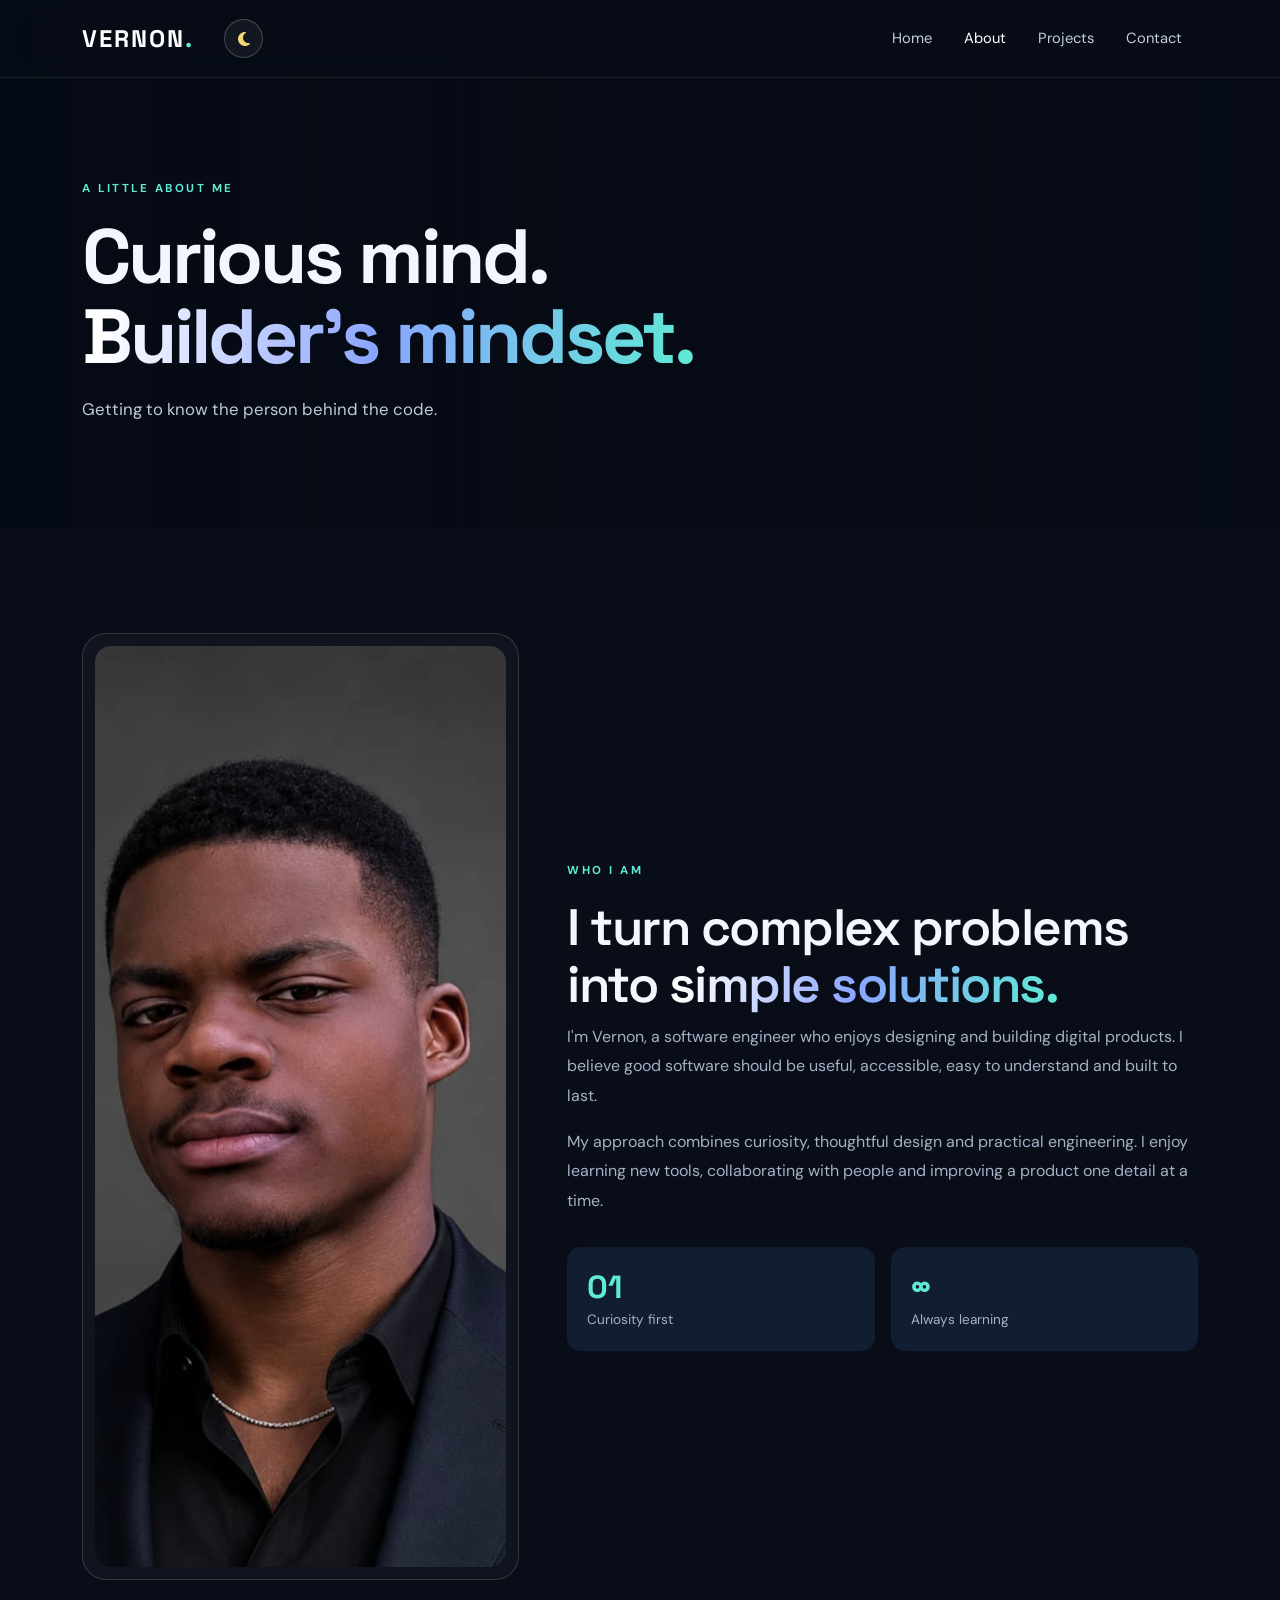
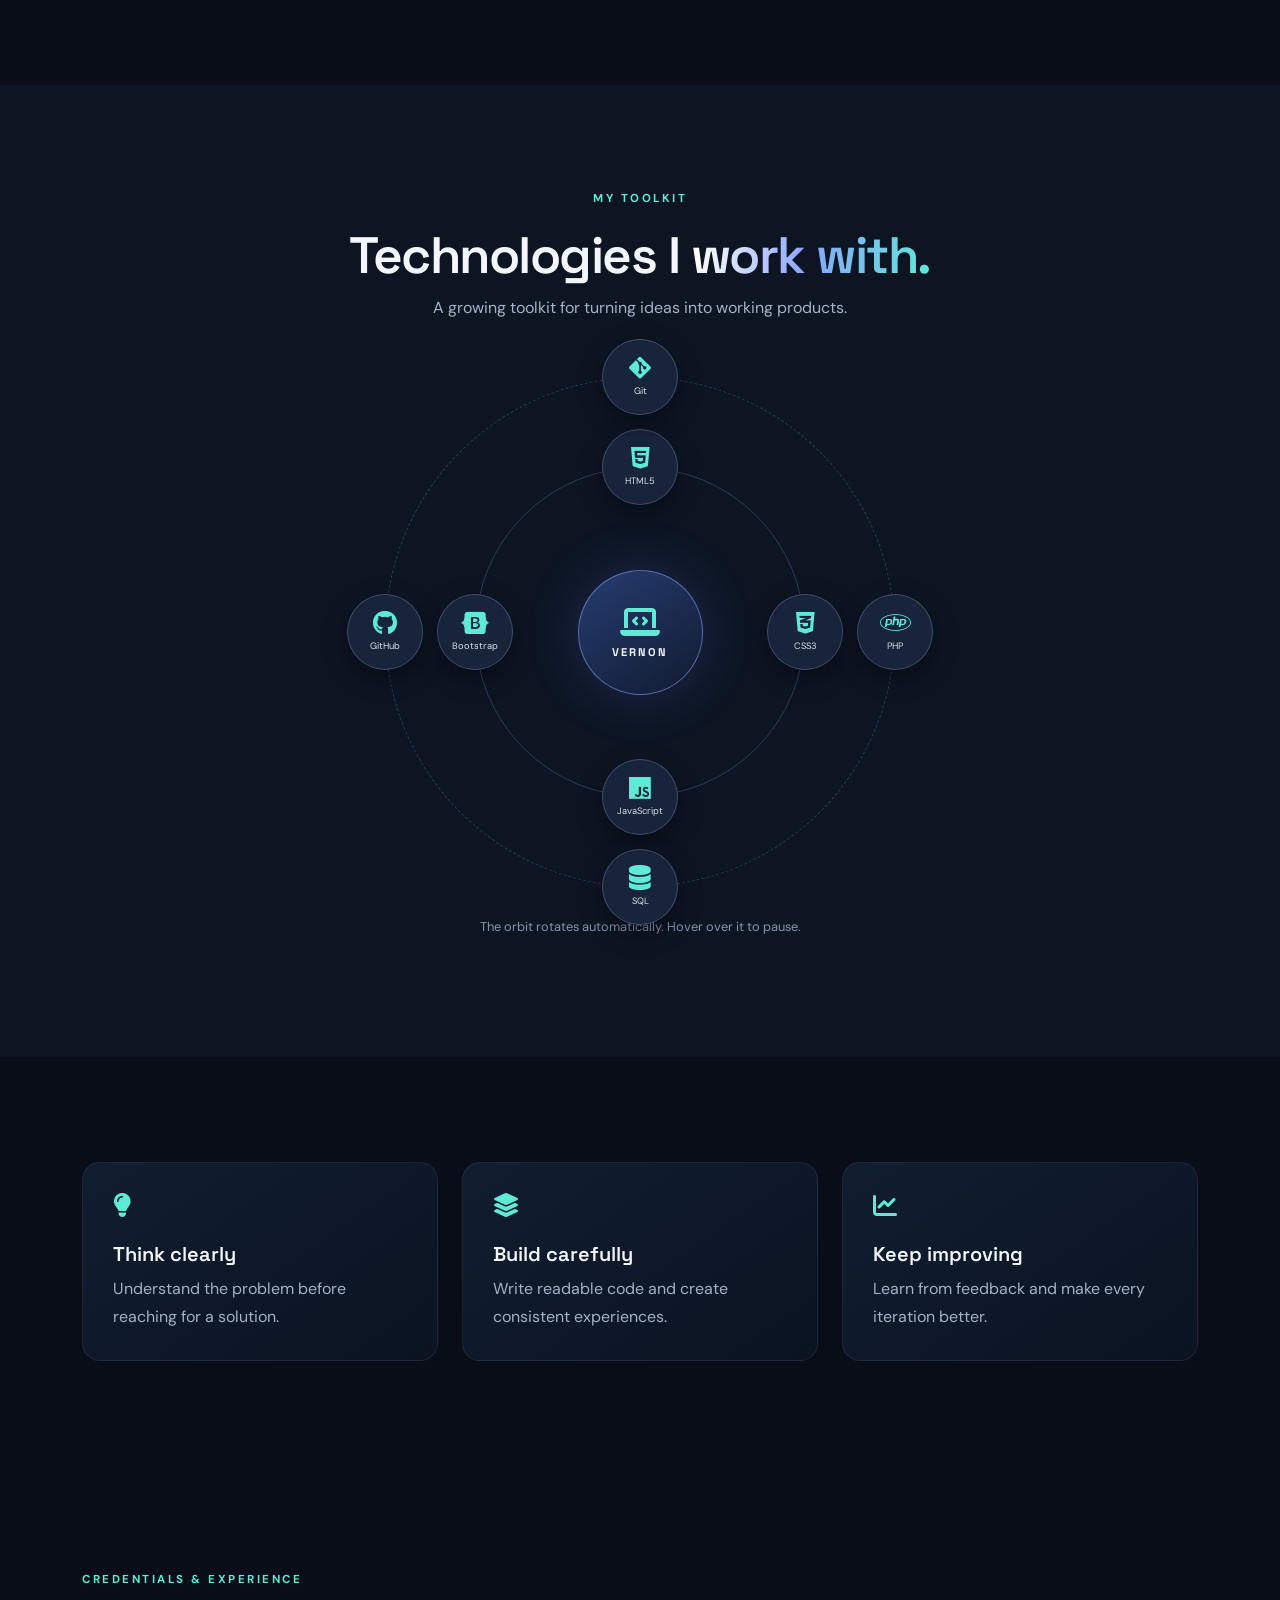
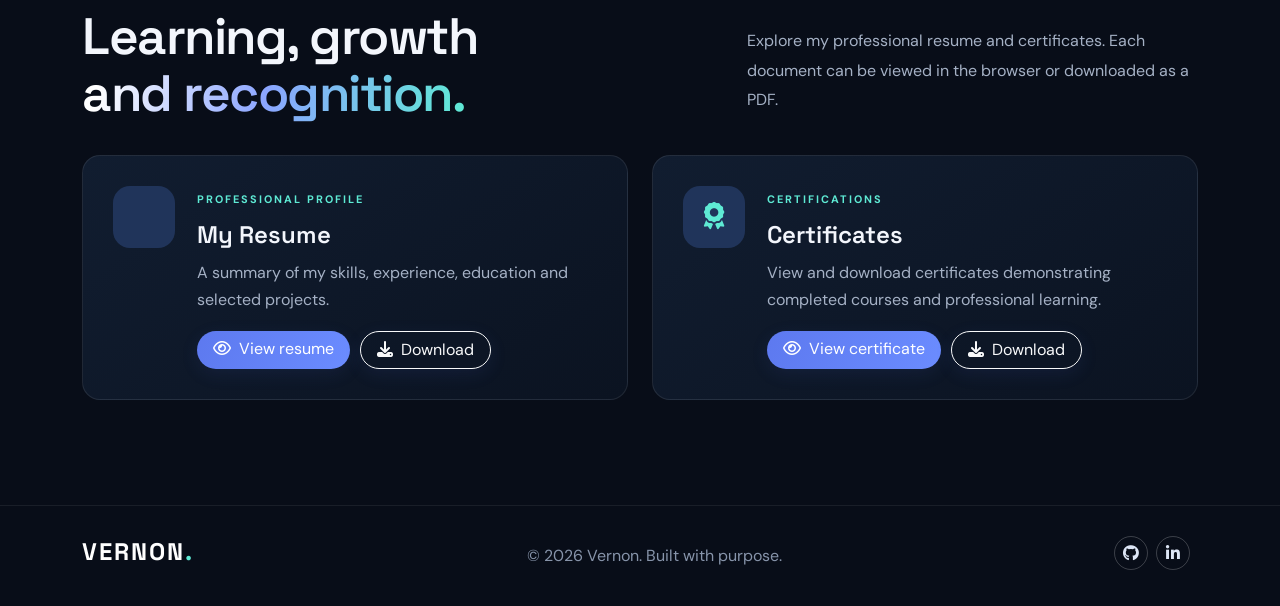
<file: about.html>
<!doctype html>
<html lang="en"><head><meta charset="utf-8"><meta name="viewport" content="width=device-width, initial-scale=1"><title>About | Vernon</title>
<link href="https://cdn.jsdelivr.net/npm/bootstrap@5.3.3/dist/css/bootstrap.min.css" rel="stylesheet"><link rel="stylesheet" href="https://cdnjs.cloudflare.com/ajax/libs/font-awesome/6.5.2/css/all.min.css"><link rel="stylesheet" href="css/style.css"></head><body>
<nav class="navbar navbar-expand-lg navbar-dark fixed-top nav-glass"><div class="container"><a class="navbar-brand brand" href="index.html">VERNON<span>.</span></a><button class="theme-toggle" id="themeToggle" type="button" aria-label="Switch to light mode" title="Switch theme"><i class="fa-solid fa-moon"></i></button><button class="navbar-toggler" type="button" data-bs-toggle="collapse" data-bs-target="#mainNav"><span class="navbar-toggler-icon"></span></button><div class="collapse navbar-collapse" id="mainNav"><ul class="navbar-nav ms-auto align-items-lg-center"><li class="nav-item"><a class="nav-link" href="index.html">Home</a></li><li class="nav-item"><a class="nav-link active" href="about.html">About</a></li><li class="nav-item"><a class="nav-link" href="projects.html">Projects</a></li><li class="nav-item"><a class="nav-link" href="contact.html">Contact</a></li></ul></div></div></nav>
<header class="page-hero about-bg"><div class="container"><p class="eyebrow">A LITTLE ABOUT ME</p><h1>Curious mind.<br><span class="gradient-text">Builder's mindset.</span></h1><p>Getting to know the person behind the code.</p></div></header>
<main><section class="section-pad"><div class="container"><div class="row align-items-center g-5"><div class="col-lg-5"><div class="portrait-frame"><img src="assets/vernon.jpeg" alt="Professional portrait placeholder"></div></div><div class="col-lg-7"><p class="eyebrow">WHO I AM</p><h2 class="section-title">I turn complex problems into <span class="gradient-text">simple solutions.</span></h2><p class="body-copy">I'm Vernon, a software engineer who enjoys designing and building digital products. I believe good software should be useful, accessible, easy to understand and built to last.</p><p class="body-copy">My approach combines curiosity, thoughtful design and practical engineering. I enjoy learning new tools, collaborating with people and improving a product one detail at a time.</p><div class="row g-3 mt-3"><div class="col-6"><div class="stat-card"><strong>01</strong><span>Curiosity first</span></div></div><div class="col-6"><div class="stat-card"><strong>∞</strong><span>Always learning</span></div></div></div></div></div></div></section>
<section class="section-pad section-alt"><div class="container"><div class="text-center mb-4"><p class="eyebrow">MY TOOLKIT</p><h2 class="section-title">Technologies I <span class="gradient-text">work with.</span></h2><p class="body-copy mx-auto">A growing toolkit for turning ideas into working products.</p></div><div class="orbit-stage">
  <div class="orbit orbit-one"></div><div class="orbit orbit-two"></div>
  <div class="orbit-track orbit-track-one">
    <div class="orbit-node node-html"><i class="fa-brands fa-html5"></i><span>HTML5</span></div>
    <div class="orbit-node node-css"><i class="fa-brands fa-css3-alt"></i><span>CSS3</span></div>
    <div class="orbit-node node-js"><i class="fa-brands fa-js"></i><span>JavaScript</span></div>
    <div class="orbit-node node-bootstrap"><i class="fa-brands fa-bootstrap"></i><span>Bootstrap</span></div>
  </div>
  <div class="orbit-track orbit-track-two">
    <div class="orbit-node node-git"><i class="fa-brands fa-git-alt"></i><span>Git</span></div>
    <div class="orbit-node node-php"><i class="fa-brands fa-php"></i><span>PHP</span></div>
    <div class="orbit-node node-database"><i class="fa-solid fa-database"></i><span>SQL</span></div>
    <div class="orbit-node node-code"><i class="fa-brands fa-github"></i><span>GitHub</span></div>
  </div>
  <div class="orbit-center"><i class="fa-solid fa-laptop-code"></i><span>VERNON</span></div>
</div><p class="text-center orbit-note">The orbit rotates automatically. Hover over it to pause.</p></div></section>
<section class="section-pad"><div class="container"><div class="row g-4"><div class="col-md-4"><div class="feature-card"><i class="fa-solid fa-lightbulb"></i><h3>Think clearly</h3><p>Understand the problem before reaching for a solution.</p></div></div><div class="col-md-4"><div class="feature-card"><i class="fa-solid fa-layer-group"></i><h3>Build carefully</h3><p>Write readable code and create consistent experiences.</p></div></div><div class="col-md-4"><div class="feature-card"><i class="fa-solid fa-chart-line"></i><h3>Keep improving</h3><p>Learn from feedback and make every iteration better.</p></div></div></div></div></section>
<section class="section-pad"><div class="container">
  <div class="row align-items-end g-4 mb-4">
    <div class="col-lg-7"><p class="eyebrow">CREDENTIALS & EXPERIENCE</p><h2 class="section-title">Learning, growth<br><span class="gradient-text">and recognition.</span></h2></div>
    <div class="col-lg-5"><p class="body-copy">Explore my professional resume and certificates. Each document can be viewed in the browser or downloaded as a PDF.</p></div>
  </div>
  <div class="row g-4">
    <div class="col-lg-6"><article class="document-card">
      <div class="document-icon"><i class="fa-solid fa-file-user"></i></div>
      <div class="document-content"><span class="project-type">PROFESSIONAL PROFILE</span><h3>My Resume</h3><p>A summary of my skills, experience, education and selected projects.</p>
        <div class="document-actions"><a class="btn btn-primary rounded-pill px-3" href="assets/resume.pdf" target="_blank" rel="noopener"><i class="fa-regular fa-eye me-2"></i>View resume</a><a class="btn btn-outline-light rounded-pill px-3" href="assets/resume.pdf" download><i class="fa-solid fa-download me-2"></i>Download</a></div>
      </div>
    </article></div>
    <div class="col-lg-6"><article class="document-card">
      <div class="document-icon"><i class="fa-solid fa-award"></i></div>
      <div class="document-content"><span class="project-type">CERTIFICATIONS</span><h3>Certificates</h3><p>View and download certificates demonstrating completed courses and professional learning.</p>
        <div class="document-actions"><a class="btn btn-primary rounded-pill px-3" href="assets/certificate-1.pdf" target="_blank" rel="noopener"><i class="fa-regular fa-eye me-2"></i>View certificate</a><a class="btn btn-outline-light rounded-pill px-3" href="assets/certificate-1.pdf" download><i class="fa-solid fa-download me-2"></i>Download</a></div>
      </div>
    </article></div>
  </div>
  
</div></section>
</main>
<footer class="site-footer"><div class="container d-flex flex-wrap justify-content-between gap-3"><a class="brand" href="index.html">VERNON<span>.</span></a><p>© <span class="year"></span> Vernon. Built with purpose.</p><div class="footer-social"><a href="#"><i class="fa-brands fa-github"></i></a><a href="#"><i class="fa-brands fa-linkedin-in"></i></a></div></div></footer><script src="https://cdn.jsdelivr.net/npm/bootstrap@5.3.3/dist/js/bootstrap.bundle.min.js"></script><script src="js/main.js"></script></body></html>
</file>
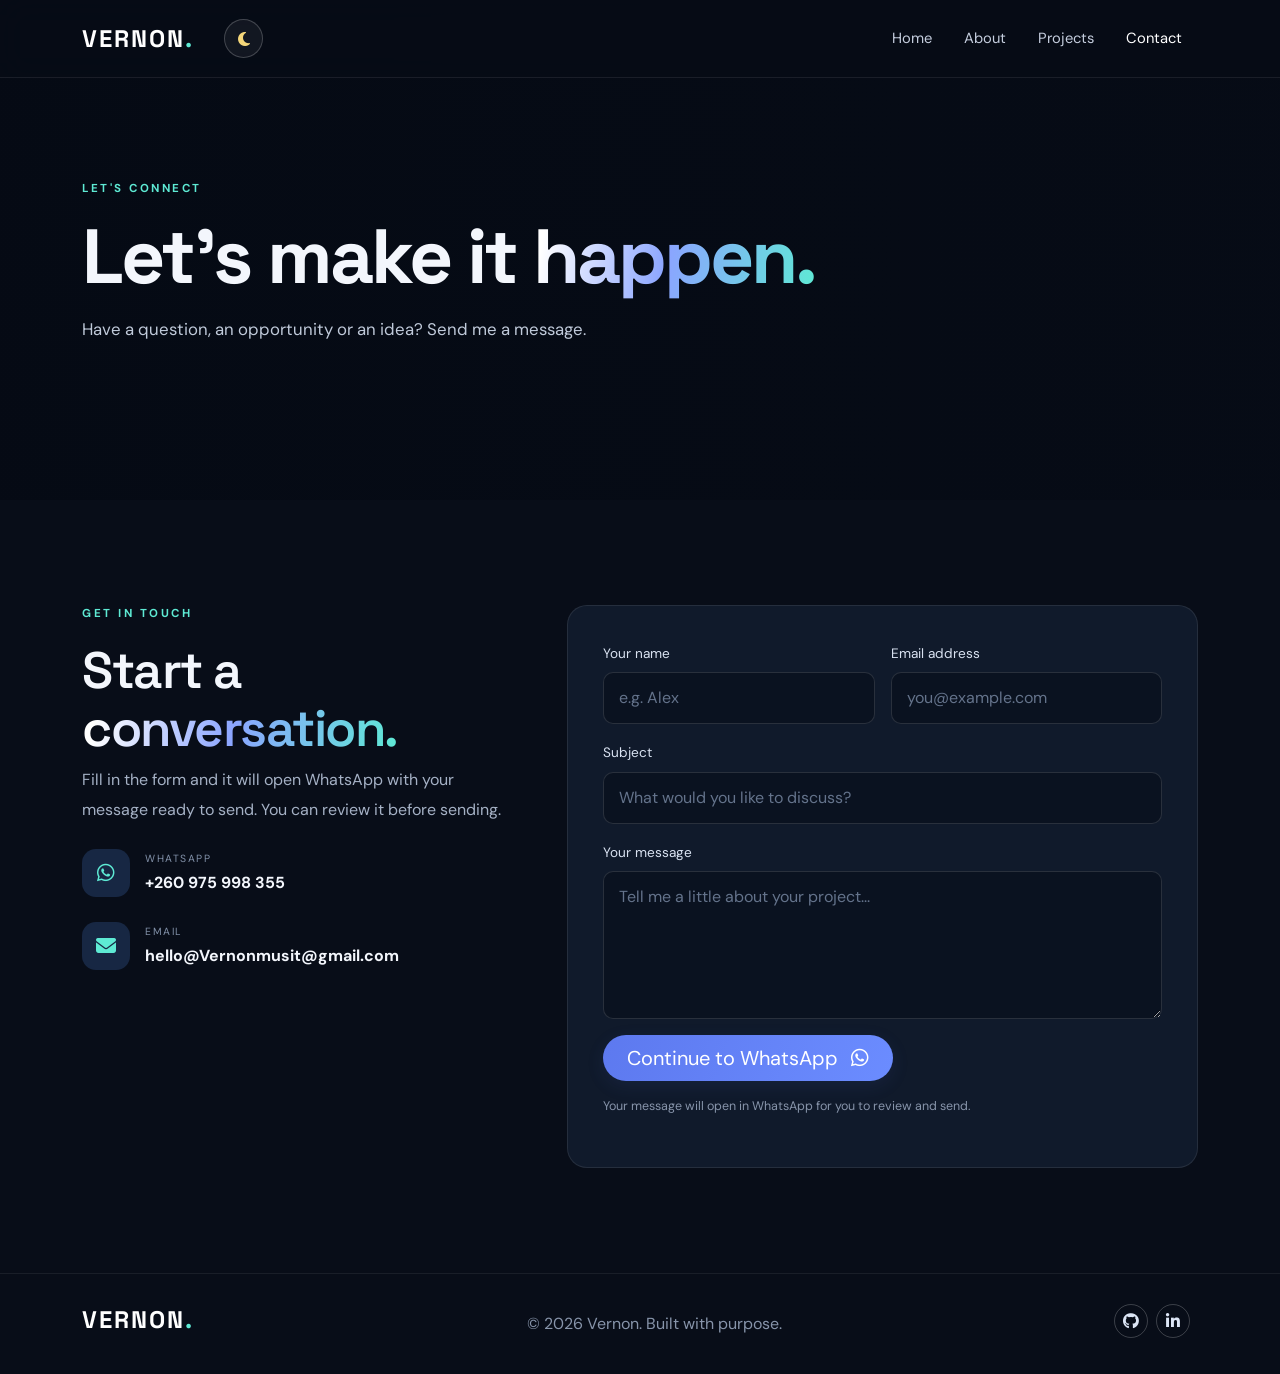
<file: contact.html>
<!doctype html>
<html lang="en"><head><meta charset="utf-8"><meta name="viewport" content="width=device-width, initial-scale=1"><title>Contact | Vernon</title><link href="https://cdn.jsdelivr.net/npm/bootstrap@5.3.3/dist/css/bootstrap.min.css" rel="stylesheet"><link rel="stylesheet" href="https://cdnjs.cloudflare.com/ajax/libs/font-awesome/6.5.2/css/all.min.css"><link rel="stylesheet" href="css/style.css"></head><body>
<nav class="navbar navbar-expand-lg navbar-dark fixed-top nav-glass"><div class="container"><a class="navbar-brand brand" href="index.html">VERNON<span>.</span></a><button class="theme-toggle" id="themeToggle" type="button" aria-label="Switch to light mode" title="Switch theme"><i class="fa-solid fa-moon"></i></button><button class="navbar-toggler" type="button" data-bs-toggle="collapse" data-bs-target="#mainNav"><span class="navbar-toggler-icon"></span></button><div class="collapse navbar-collapse" id="mainNav"><ul class="navbar-nav ms-auto"><li class="nav-item"><a class="nav-link" href="index.html">Home</a></li><li class="nav-item"><a class="nav-link" href="about.html">About</a></li><li class="nav-item"><a class="nav-link" href="projects.html">Projects</a></li><li class="nav-item"><a class="nav-link active" href="contact.html">Contact</a></li></ul></div></div></nav>
<header class="page-hero contact-bg"><div class="container"><p class="eyebrow">LET'S CONNECT</p><h1>Let's make it <span class="gradient-text">happen.</span></h1><p>Have a question, an opportunity or an idea? Send me a message.</p></div></header>
<main><section class="section-pad"><div class="container"><div class="row g-5"><div class="col-lg-5"><p class="eyebrow">GET IN TOUCH</p><h2 class="section-title">Start a<br><span class="gradient-text">conversation.</span></h2><p class="body-copy">Fill in the form and it will open WhatsApp with your message ready to send. You can review it before sending.</p><div class="contact-method"><span><i class="fa-brands fa-whatsapp"></i></span><div><small>WHATSAPP</small><strong>+260 975 998 355</strong></div></div><div class="contact-method"><span><i class="fa-solid fa-envelope"></i></span><div><small>EMAIL</small><strong>hello@Vernonmusit@gmail.com</strong></div></div></div>
<div class="col-lg-7"><form id="whatsappForm" class="contact-form"><div class="row g-3"><div class="col-md-6"><label for="name">Your name</label><input class="form-control" id="name" name="name" placeholder="e.g. Alex" required></div><div class="col-md-6"><label for="email">Email address</label><input class="form-control" id="email" name="email" type="email" placeholder="you@example.com" required></div><div class="col-12"><label for="subject">Subject</label><input class="form-control" id="subject" name="subject" placeholder="What would you like to discuss?" required></div><div class="col-12"><label for="message">Your message</label><textarea class="form-control" id="message" name="message" rows="5" placeholder="Tell me a little about your project..." required></textarea></div><div class="col-12"><button class="btn btn-primary btn-lg rounded-pill px-4" type="submit">Continue to WhatsApp <i class="fa-brands fa-whatsapp ms-2"></i></button><p class="form-note mt-3" id="formNote">Your message will open in WhatsApp for you to review and send.</p></div></div></form></div></div></div></section></main>
<footer class="site-footer"><div class="container d-flex flex-wrap justify-content-between gap-3"><a class="brand" href="index.html">VERNON<span>.</span></a><p>© <span class="year"></span> Vernon. Built with purpose.</p><div class="footer-social"><a href="#"><i class="fa-brands fa-github"></i></a><a href="#"><i class="fa-brands fa-linkedin-in"></i></a></div></div></footer><script src="https://cdn.jsdelivr.net/npm/bootstrap@5.3.3/dist/js/bootstrap.bundle.min.js"></script><script src="js/main.js"></script></body></html>
</file>
<file: css/style.css>
@import url('https://fonts.googleapis.com/css2?family=DM+Sans:wght@400;500;600;700&family=Space+Grotesk:wght@400;500;600;700&display=swap');
:root{--bg:#080d18;--panel:#101a2b;--panel2:#0d1523;--text:#f3f6fc;--muted:#a5b1c5;--accent:#6c8cff;--cyan:#5eead4}
*{box-sizing:border-box}html{scroll-behavior:smooth}body{margin:0;background:var(--bg);color:var(--text);font-family:'DM Sans',sans-serif}a{text-decoration:none;color:inherit}.navbar{padding:18px 0;transition:.3s}.nav-glass{background:rgba(7,12,23,.78);backdrop-filter:blur(16px);border-bottom:1px solid rgba(255,255,255,.08)}.brand{font:700 1.5rem 'Space Grotesk',sans-serif;letter-spacing:2px;color:white!important}.brand span{color:var(--cyan)}.nav-link{color:#c5cede!important;margin:0 8px;font-size:.92rem}.nav-link:hover,.nav-link.active{color:white!important}.hero{position:relative;min-height:760px;height:100vh;max-height:980px;display:flex;align-items:center;overflow:hidden}.hero-slides,.hero-slide,.hero-shade{position:absolute;inset:0}.hero-slide{background-size:cover;background-position:center;opacity:0;transform:scale(1.04);transition:opacity 1.2s ease,transform 7s ease}.hero-slide.active{opacity:1;transform:scale(1)}.hero-shade{background:linear-gradient(90deg,rgba(5,10,20,.96) 0%,rgba(5,10,20,.78) 48%,rgba(5,10,20,.35) 100%),linear-gradient(0deg,var(--bg),transparent 30%)}.hero-content{position:relative;z-index:2;padding-top:70px}.eyebrow{font-size:.72rem;letter-spacing:2.5px;color:var(--cyan);font-weight:700;margin-bottom:20px}.status-dot{display:inline-block;width:7px;height:7px;border-radius:50%;background:#57e6ad;margin-right:8px;box-shadow:0 0 12px #57e6ad}.hero h1,.page-hero h1{font:700 clamp(3rem,7vw,6.2rem)/1.04 'Space Grotesk',sans-serif;letter-spacing:-3px;max-width:850px}.gradient-text{background:linear-gradient(100deg,#fff 5%,#8ba5ff 48%,#5eead4 100%);-webkit-background-clip:text;background-clip:text;color:transparent}.hero-lead{font-size:1.15rem;color:#c4cede;max-width:650px;margin-top:24px}.typed-word{color:#fff;font-weight:700}.typing-cursor{color:var(--cyan);animation:blink .8s infinite}@keyframes blink{50%{opacity:0}}.btn-primary{background:linear-gradient(110deg,#5d79ef,#6b8cff);border:0;box-shadow:0 10px 30px #526de044}.btn-primary:hover{background:#8196ff;transform:translateY(-2px)}.btn{transition:.25s}.hero-socials a,.footer-social a{display:inline-flex;width:38px;height:38px;align-items:center;justify-content:center;border:1px solid #ffffff35;border-radius:50%;margin-right:8px;color:#dce5f5;transition:.2s}.hero-socials a:hover,.footer-social a:hover{background:var(--accent);border-color:var(--accent)}.slide-indicators{position:absolute;right:7%;bottom:85px;z-index:3;display:flex;gap:9px}.slide-indicators button{border:0;width:24px;height:3px;background:#ffffff55;padding:0}.slide-indicators button.active{background:var(--cyan);width:42px}.scroll-cue{position:absolute;left:max(calc((100% - 1140px)/2),5%);bottom:34px;font-size:.65rem;letter-spacing:2px;color:#c4cede;display:flex;align-items:center;gap:12px}.scroll-cue span{width:32px;height:1px;background:var(--cyan)}.section-pad{padding:105px 0}.section-alt{background:var(--panel2)}.section-title{font:600 clamp(2.2rem,4vw,3.6rem)/1.12 'Space Grotesk',sans-serif;letter-spacing:-1.5px}.muted-title{color:#7f8da5}.body-copy{color:var(--muted);line-height:1.85}.text-link{color:var(--cyan);font-weight:700;display:inline-flex;gap:12px;align-items:center;margin-top:12px}.feature-card{height:100%;padding:30px;border:1px solid #ffffff12;border-radius:18px;background:linear-gradient(145deg,#111d30,#0b1321);transition:.3s}.feature-card:hover{transform:translateY(-6px);border-color:#6c8cff77}.feature-card>i{font-size:1.5rem;color:var(--cyan);margin-bottom:24px}.feature-card h3{font:600 1.25rem 'Space Grotesk'}.feature-card p{color:var(--muted);line-height:1.7;margin:0}.project-preview{position:relative;display:block;height:360px;overflow:hidden;border-radius:18px}.project-preview img{width:100%;height:100%;object-fit:cover;transition:.6s}.project-preview:hover img{transform:scale(1.06)}.project-preview:after{content:"";position:absolute;inset:35% 0 0;background:linear-gradient(transparent,#070d18)}.project-preview div{position:absolute;z-index:1;bottom:25px;left:28px}.project-preview span,.project-type{font-size:.68rem;letter-spacing:2px;color:var(--cyan);font-weight:700}.project-preview h3{font:600 1.5rem 'Space Grotesk';margin-top:8px}.project-preview h3 i{font-size:.8rem;margin-left:8px}.cta-panel{padding:55px;border-radius:24px;background:radial-gradient(circle at 80% 20%,#546fe855,transparent 40%),linear-gradient(120deg,#152541,#10192a);border:1px solid #ffffff16;display:flex;justify-content:space-between;align-items:center;gap:25px}.cta-panel h2{font:600 clamp(2rem,4vw,3.4rem) 'Space Grotesk'}.site-footer{padding:30px 0;border-top:1px solid #ffffff12;color:#8794aa}.site-footer p{margin:8px 0}.footer-social a{width:34px;height:34px}
.page-hero{min-height:500px;padding:180px 0 90px;background-size:cover;background-position:center;position:relative}.page-hero:before{content:"";position:absolute;inset:0;background:linear-gradient(90deg,rgba(5,10,20,.96),rgba(5,10,20,.55)),linear-gradient(0deg,var(--bg),transparent 35%)}.page-hero .container{position:relative}.page-hero h1{font-size:clamp(3rem,6vw,5rem)}.page-hero p:not(.eyebrow){color:#c0cada;font-size:1.05rem;max-width:580px;margin-top:20px}.about-bg{background-image:url('https://images.unsplash.com/photo-1519389950473-47ba0277781c?auto=format&fit=crop&w=2000&q=85')}.projects-bg{background-image:url('https://images.unsplash.com/photo-1498050108023-c5249f4df085?auto=format&fit=crop&w=2000&q=85')}.contact-bg{background-image:url('https://images.unsplash.com/photo-1521737711867-e3b97375f902?auto=format&fit=crop&w=2000&q=85')}.portrait-frame{padding:12px;border:1px solid #ffffff25;border-radius:24px;background:#ffffff08}.portrait-frame img{width:100%;height:480px;object-fit:cover;border-radius:16px;filter:saturate(.75)}.stat-card{padding:20px;background:#111d30;border-radius:14px}.stat-card strong{display:block;font:700 2rem 'Space Grotesk';color:var(--cyan)}.stat-card span{color:var(--muted);font-size:.85rem}.orbit-stage{width:min(100%,650px);height:570px;margin:25px auto 0;position:relative;display:flex;align-items:center;justify-content:center}.orbit{position:absolute;border:1px solid #7188ba55;border-radius:50%;animation:spin 22s linear infinite}.orbit-one{width:330px;height:330px}.orbit-two{width:510px;height:510px;animation-duration:32s;animation-direction:reverse;border-style:dashed}.orbit-center{width:125px;height:125px;border-radius:50%;background:linear-gradient(145deg,#263d70,#111b31);border:1px solid #8ca4ff88;box-shadow:0 0 55px #637fff33;display:flex;flex-direction:column;align-items:center;justify-content:center;z-index:2}.orbit-center i{font-size:2rem;color:var(--cyan)}.orbit-center span{font:700 .7rem 'Space Grotesk';letter-spacing:2px;margin-top:7px}.orbit-node{position:absolute;width:76px;height:76px;border-radius:50%;background:#17243a;border:1px solid #8da4d455;display:flex;flex-direction:column;align-items:center;justify-content:center;box-shadow:0 8px 25px #0006;z-index:3;animation:float 4s ease-in-out infinite}.orbit-node i{font-size:1.55rem;color:var(--cyan)}.orbit-node span{font-size:.58rem;margin-top:4px;color:#d8e2f2}.orbit-stage:hover .orbit,.orbit-stage:hover .orbit-node{animation-play-state:paused}@keyframes spin{to{transform:rotate(360deg)}}@keyframes float{50%{translate:0 -9px}}.orbit-note{font-size:.8rem;color:#8794aa}.project-card{height:100%;overflow:hidden;background:#101a2b;border:1px solid #ffffff12;border-radius:18px}.project-card>img{width:100%;height:270px;object-fit:cover}.project-info{padding:28px}.project-info h2{font:600 1.65rem 'Space Grotesk';margin:10px 0}.project-info p{color:var(--muted);line-height:1.7}.tags{display:flex;flex-wrap:wrap;gap:8px;margin:20px 0}.tags span{font-size:.7rem;color:#c8d5ea;border:1px solid #ffffff20;border-radius:30px;padding:6px 11px}.contact-method{display:flex;gap:15px;align-items:center;margin-top:25px}.contact-method>span{width:48px;height:48px;border-radius:14px;background:#172743;display:grid;place-items:center;color:var(--cyan);font-size:1.25rem}.contact-method small{display:block;color:#8392aa;letter-spacing:1.5px;font-size:.65rem}.contact-method strong{display:block;margin-top:4px}.contact-form{background:#101a2b;border:1px solid #ffffff16;padding:35px;border-radius:20px}.contact-form label{font-size:.85rem;color:#d9e2f1;margin-bottom:8px}.form-control{background:#0a1220;border:1px solid #ffffff20;color:white;border-radius:10px;padding:13px 15px}.form-control:focus{background:#0a1220;color:white;border-color:#718cff;box-shadow:0 0 0 .2rem #718cff22}.form-control::placeholder{color:#64738b}.form-note{font-size:.78rem;color:#8794aa}
@media(max-width:767px){.hero{min-height:720px;height:92vh}.hero h1{letter-spacing:-1.5px}.hero-content{padding-top:60px}.section-pad{padding:75px 0}.page-hero{min-height:440px;padding:155px 0 65px}.cta-panel{padding:32px;align-items:flex-start;flex-direction:column}.project-preview{height:290px}.portrait-frame img{height:360px}.orbit-stage{height:420px;transform:scale(.78);transform-origin:center center;margin:-20px auto}.orbit-note{margin-top:-20px}.contact-form{padding:23px}.scroll-cue{display:none}.slide-indicators{bottom:30px}}



:root{color-scheme:dark}
body{transition:background-color .3s ease,color .3s ease}
.theme-toggle{width:39px;height:39px;margin-left:14px;border:1px solid #ffffff35;border-radius:50%;background:#ffffff0d;color:#f5d77a;display:inline-grid;place-items:center;cursor:pointer;transition:.25s}
.theme-toggle:hover{background:#ffffff20;transform:rotate(15deg)}

body.light-mode{--bg:#f4f7fc;--panel:#ffffff;--panel2:#eaf0f8;--text:#172238;--muted:#59677d;background:var(--bg);color:var(--text);color-scheme:light}
body.light-mode .nav-glass{background:rgba(247,249,253,.88);border-bottom-color:#18274418}
body.light-mode .brand{color:#172238!important}
body.light-mode .nav-link{color:#536178!important}
body.light-mode .nav-link:hover,body.light-mode .nav-link.active{color:#172238!important}
body.light-mode .navbar-toggler{filter:invert(1)}
body.light-mode .hero-shade{background:linear-gradient(90deg,rgba(9,17,32,.83),rgba(9,17,32,.52),rgba(9,17,32,.22)),linear-gradient(0deg,var(--bg),transparent 30%)}
body.light-mode .section-alt{background:#eaf0f8}
body.light-mode .muted-title{color:#718096}
body.light-mode .body-copy{color:#59677d}
body.light-mode .feature-card,body.light-mode .project-card,body.light-mode .contact-form{background:#fff;border-color:#17223818;box-shadow:0 12px 35px #1d35570c}
body.light-mode .feature-card p,body.light-mode .project-info p{color:#59677d}
body.light-mode .project-info h2,body.light-mode .feature-card h3{color:#172238}
body.light-mode .tags span{color:#45536a;border-color:#17223825}
body.light-mode .stat-card{background:#fff}
body.light-mode .stat-card span{color:#59677d}
body.light-mode .orbit{border-color:#6b7fa955}
body.light-mode .orbit-node{background:#fff;border-color:#7187ad66;box-shadow:0 8px 25px #1b31501c}
body.light-mode .orbit-node span{color:#33445e}
body.light-mode .orbit-center{background:linear-gradient(145deg,#dce7ff,#fff);border-color:#8ca4ff}
body.light-mode .orbit-note{color:#64748b}
body.light-mode .contact-form label{color:#34445d}
body.light-mode .form-control{background:#f7f9fd;border-color:#cbd5e1;color:#172238}
body.light-mode .form-control:focus{background:#fff;color:#172238}
body.light-mode .form-control::placeholder{color:#8995a8}
body.light-mode .contact-method strong{color:#172238}
body.light-mode .contact-method small{color:#64748b}
body.light-mode .contact-method>span{background:#e3ecff}
body.light-mode .site-footer{border-top-color:#17223818;color:#64748b}
body.light-mode .footer-social a{border-color:#17223835;color:#34445d}
body.light-mode .page-hero:before{background:linear-gradient(90deg,rgba(8,15,28,.82),rgba(8,15,28,.48)),linear-gradient(0deg,var(--bg),transparent 35%)}
body.light-mode .cta-panel{color:#f3f6fc}
body.light-mode .cta-panel h2{color:#f3f6fc}
body.light-mode .page-hero p:not(.eyebrow){color:#e0e7f2}
@media(max-width:991px){.theme-toggle{margin:10px 0 10px 8px}}



.orbit-track{position:absolute;inset:0;border-radius:50%;pointer-events:none;animation:technology-orbit 24s linear infinite}
.orbit-track-two{animation-duration:34s;animation-direction:reverse}
.orbit-track .orbit-node{pointer-events:auto;left:50%;top:50%;margin:-38px;animation:none}
.orbit-track-one .node-html{transform:translateY(-165px)}
.orbit-track-one .node-css{transform:translateX(165px)}
.orbit-track-one .node-js{transform:translateY(165px)}
.orbit-track-one .node-bootstrap{transform:translateX(-165px)}
.orbit-track-two .node-git{transform:translateY(-255px)}
.orbit-track-two .node-php{transform:translateX(255px)}
.orbit-track-two .node-database{transform:translateY(255px)}
.orbit-track-two .node-code{transform:translateX(-255px)}
@keyframes technology-orbit{to{transform:rotate(360deg)}}
.orbit-stage:hover .orbit-track{animation-play-state:paused}
.document-card{height:100%;display:flex;gap:22px;align-items:flex-start;padding:30px;border:1px solid #ffffff16;border-radius:18px;background:linear-gradient(145deg,#111d30,#0b1321)}
.document-icon{width:62px;height:62px;flex:0 0 62px;border-radius:17px;background:#20345a;display:grid;place-items:center;color:var(--cyan);font-size:1.7rem}
.document-content h3{font:600 1.5rem 'Space Grotesk';margin:9px 0}
.document-content p{color:var(--muted);line-height:1.7}
.document-actions{display:flex;flex-wrap:wrap;gap:10px;margin-top:18px}
.document-note{font-size:.82rem;color:#8794aa}
.document-note code{color:var(--cyan)}
body.light-mode .document-card{background:#fff;border-color:#17223818;box-shadow:0 12px 35px #1d35570c}
body.light-mode .document-content h3{color:#172238}
body.light-mode .document-content p{color:#59677d}
body.light-mode .document-note{color:#64748b}
@media(max-width:767px){
  .orbit-stage{transform:scale(.68);transform-origin:center center;margin:-55px auto}
  .orbit-track-one .node-html{transform:translateY(-165px)}
  .orbit-track-one .node-css{transform:translateX(165px)}
  .orbit-track-one .node-js{transform:translateY(165px)}
  .orbit-track-one .node-bootstrap{transform:translateX(-165px)}
  .orbit-track-two .node-git{transform:translateY(-255px)}
  .orbit-track-two .node-php{transform:translateX(255px)}
  .orbit-track-two .node-database{transform:translateY(255px)}
  .orbit-track-two .node-code{transform:translateX(-255px)}
  .document-card{flex-direction:column;padding:24px}
}



body.light-mode h1,body.light-mode h2,body.light-mode h3,body.light-mode h4,
body.light-mode .section-title,body.light-mode .project-preview h3,
body.light-mode .document-content h3{color:#172238}
body.light-mode .gradient-text{background:linear-gradient(100deg,#3154b7 5%,#4869d5 48%,#087e78 100%);-webkit-background-clip:text;background-clip:text;color:transparent}
body.light-mode .eyebrow,body.light-mode .text-link,body.light-mode .project-type{color:#087e78}
body.light-mode .hero-lead{color:#e4eaf4}
body.light-mode .hero-lead .typed-word{color:#fff}
body.light-mode .page-hero .eyebrow{color:#75e7d1}
body.light-mode .site-footer .brand{color:#172238!important}
body.light-mode .site-footer p,body.light-mode .form-note{color:#64748b}
body.light-mode .orbit-center span{color:#172238}
body.light-mode .btn-outline-light{color:#34445d;border-color:#8290a5}
body.light-mode .btn-outline-light:hover{color:#fff;border-color:#536fe0}
body.light-mode .navbar .btn-outline-light{color:#34445d;border-color:#8290a5}
body.light-mode .navbar .btn-outline-light:hover{color:#fff}
body.light-mode .feature-card>i,body.light-mode .orbit-node i{color:#087e78}
body.light-mode .document-icon{background:#e3ecff;color:#087e78}
body.light-mode .stat-card strong{color:#087e78}
.btn,.theme-toggle,.nav-link{position:relative;overflow:hidden}
.btn{box-shadow:0 5px 18px rgba(65,93,190,.12);transition:transform .25s ease,box-shadow .25s ease,filter .25s ease}
.btn::after{content:"";position:absolute;top:-60%;left:-85%;width:45%;height:220%;transform:rotate(25deg);background:linear-gradient(90deg,transparent,rgba(255,255,255,.48),transparent);transition:left .55s ease;pointer-events:none}
.btn:hover{transform:translateY(-3px);box-shadow:0 12px 28px rgba(91,126,255,.32);filter:brightness(1.08)}
.btn:hover::after{left:145%}
.btn:focus-visible,.theme-toggle:focus-visible,.nav-link:focus-visible{outline:2px solid var(--cyan);outline-offset:4px}
.theme-toggle:hover{box-shadow:0 0 22px rgba(94,234,212,.35)}
.nav-link{transition:color .2s ease,text-shadow .2s ease}
.nav-link:hover{text-shadow:0 0 14px rgba(94,234,212,.7)}
.project-card{transition:transform .3s ease,border-color .3s ease,box-shadow .3s ease}
.project-card:hover{transform:translateY(-7px);border-color:#718cff88;box-shadow:0 18px 40px #0004}
.project-actions{display:flex;flex-wrap:wrap;gap:10px;margin-top:22px}
.project-modal .modal-content{background:#111d30;color:#edf3ff;border:1px solid #ffffff20;border-radius:18px;box-shadow:0 24px 80px #0008}
.project-modal .modal-header{border-bottom:1px solid #ffffff18;padding:25px 28px}
.project-modal .modal-body{padding:25px 28px;color:#b8c5d9;line-height:1.75}
.project-modal .modal-body h3{font:600 1rem 'Space Grotesk';color:#f4f7ff;margin-top:22px}
.project-modal .modal-body li{margin:7px 0}
.project-modal .modal-title{font:600 1.7rem 'Space Grotesk';color:#fff;margin-top:8px}
.project-modal .modal-stack{color:var(--cyan);font-size:.82rem;font-weight:700;margin-top:22px}
body.light-mode .project-modal .modal-content{background:#fff;color:#172238}
body.light-mode .project-modal .modal-header{border-bottom-color:#17223818}
body.light-mode .project-modal .modal-body{color:#59677d}
body.light-mode .project-modal .modal-body h3,body.light-mode .project-modal .modal-title{color:#172238}
@media(max-width:767px){.project-actions{gap:8px}.project-actions .btn{font-size:.82rem}}


/* Light-mode button hover: keep the glow visible on every button style */
body.light-mode .btn,
body.light-mode button.btn {
  color: #263b70;
  transition: color .25s ease, background .25s ease, border-color .25s ease,
              box-shadow .25s ease, transform .25s ease, filter .25s ease;
}
body.light-mode .btn-primary,
body.light-mode .btn-primary:visited {
  color: #fff;
  background: linear-gradient(110deg, #4d68d5, #617ff0);
  border: 1px solid #4d68d5;
}
body.light-mode .btn-primary:hover,
body.light-mode .btn-primary:focus-visible,
body.light-mode .btn-primary:active {
  color: #fff !important;
  background: linear-gradient(110deg, #304dbb, #4969df) !important;
  border-color: #304dbb !important;
  box-shadow: 0 0 0 4px rgba(77, 104, 213, .16),
              0 12px 30px rgba(54, 83, 185, .38) !important;
  transform: translateY(-3px);
  filter: brightness(1.08);
}
body.light-mode .btn-outline-light:hover,
body.light-mode .btn-outline-light:focus-visible,
body.light-mode .btn-outline-light:active {
  color: #fff !important;
  background: linear-gradient(110deg, #304dbb, #4969df) !important;
  border-color: #304dbb !important;
  box-shadow: 0 0 0 4px rgba(77, 104, 213, .14),
              0 12px 28px rgba(54, 83, 185, .30) !important;
  transform: translateY(-3px);
}
body.light-mode .btn:not(.btn-primary):not(.btn-outline-light):hover,
body.light-mode button:not(.theme-toggle):not(.navbar-toggler):hover {
  box-shadow: 0 10px 25px rgba(54, 83, 185, .22);
  transform: translateY(-2px);
}


/* Keep page titles readable over hero photography in light mode */
body.light-mode .hero h1,
body.light-mode .page-hero h1 {
  color: #f8fbff !important;
  text-shadow: 0 3px 22px rgba(0, 0, 0, .38);
}
body.light-mode .hero .gradient-text,
body.light-mode .page-hero .gradient-text {
  background: linear-gradient(100deg, #8eacff 4%, #72a0ff 48%, #5eead4 100%);
  -webkit-background-clip: text;
  background-clip: text;
  color: transparent !important;
}
/* --- RESPONSIVE FIX --- */
img, video, iframe {
  max-width: 100% !important;
  height: auto !important;
}
* {
  word-wrap: break-word;
}
@media (max-width: 768px) {
  .container, .container-fluid {
    padding-left: 15px !important;
    padding-right: 15px !important;
  }
  h1 { font-size: 2rem !important; }
  h2 { font-size: 1.6rem !important; }
  h3 { font-size: 1.3rem !important; }
  .section-pad { padding: 50px 0 !important; }
  .page-hero { padding: 100px 0 50px !important; }
  .row { margin-left: 0 !important; margin-right: 0 !important; }
  .navbar-brand { font-size: 1.1rem !important; }
}
</file>
